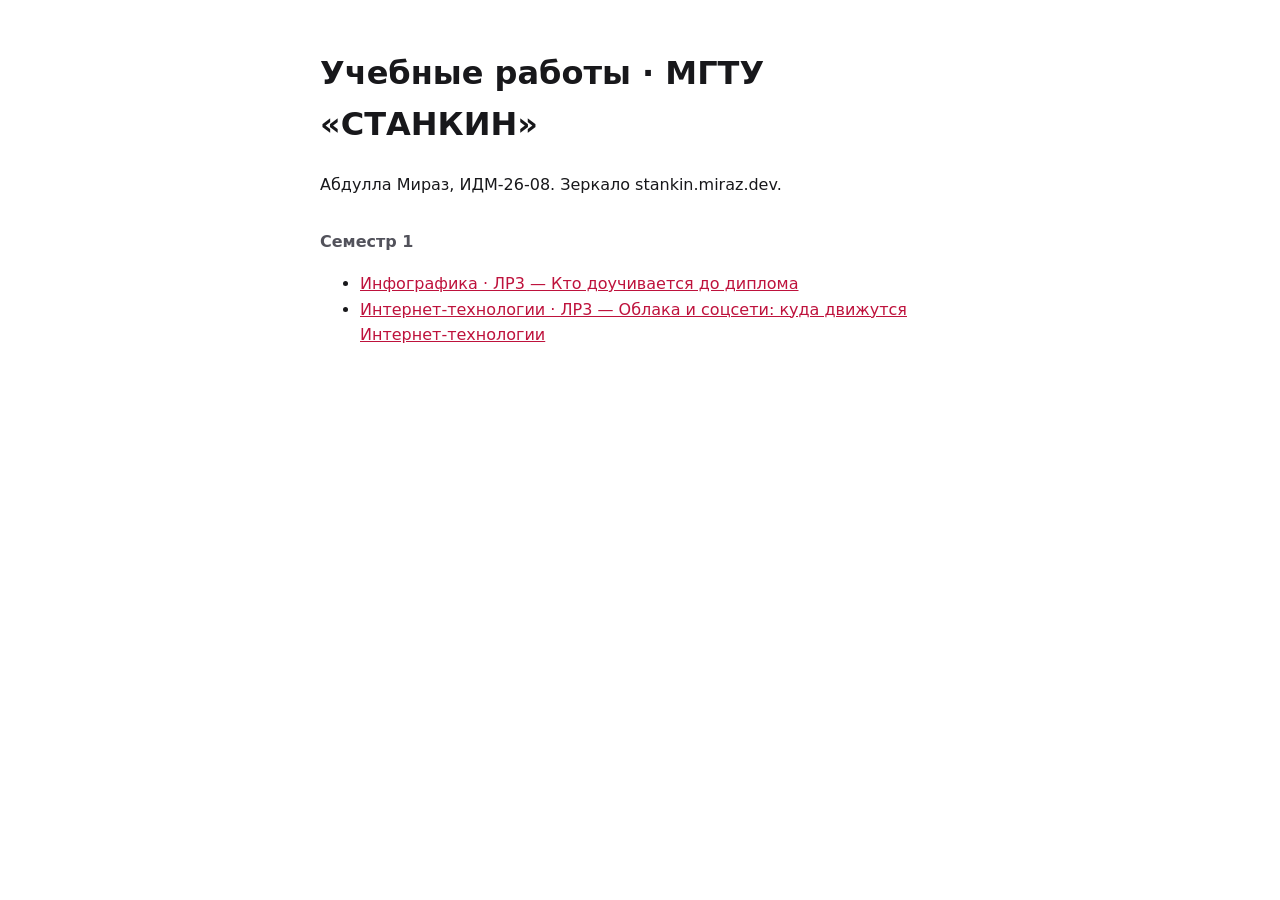
<file: index.html>
<!doctype html>
<html lang="ru"><head><meta charset="utf-8"><meta name="viewport" content="width=device-width,initial-scale=1">
<title>Станкин · учебные работы</title><meta name="robots" content="noindex">
<style>body{font:16px/1.6 system-ui,sans-serif;max-width:40rem;margin:3rem auto;padding:0 1rem;color:#18181b}a{color:#be123c}h2{font-size:1rem;margin-top:2rem;color:#52525b}</style></head>
<body><h1>Учебные работы · МГТУ «СТАНКИН»</h1><p>Абдулла Мираз, ИДМ-26-08. Зеркало stankin.miraz.dev.</p>
<h2>Семестр 1</h2><ul>
<li><a href="semester-1/infographics/lab3/">Инфографика · ЛР3 — Кто доучивается до диплома</a></li>
<li><a href="semester-1/internet-technology/lab3/">Интернет-технологии · ЛР3 — Облака и соцсети: куда движутся Интернет-технологии</a></li>
</ul></body></html>
</file>
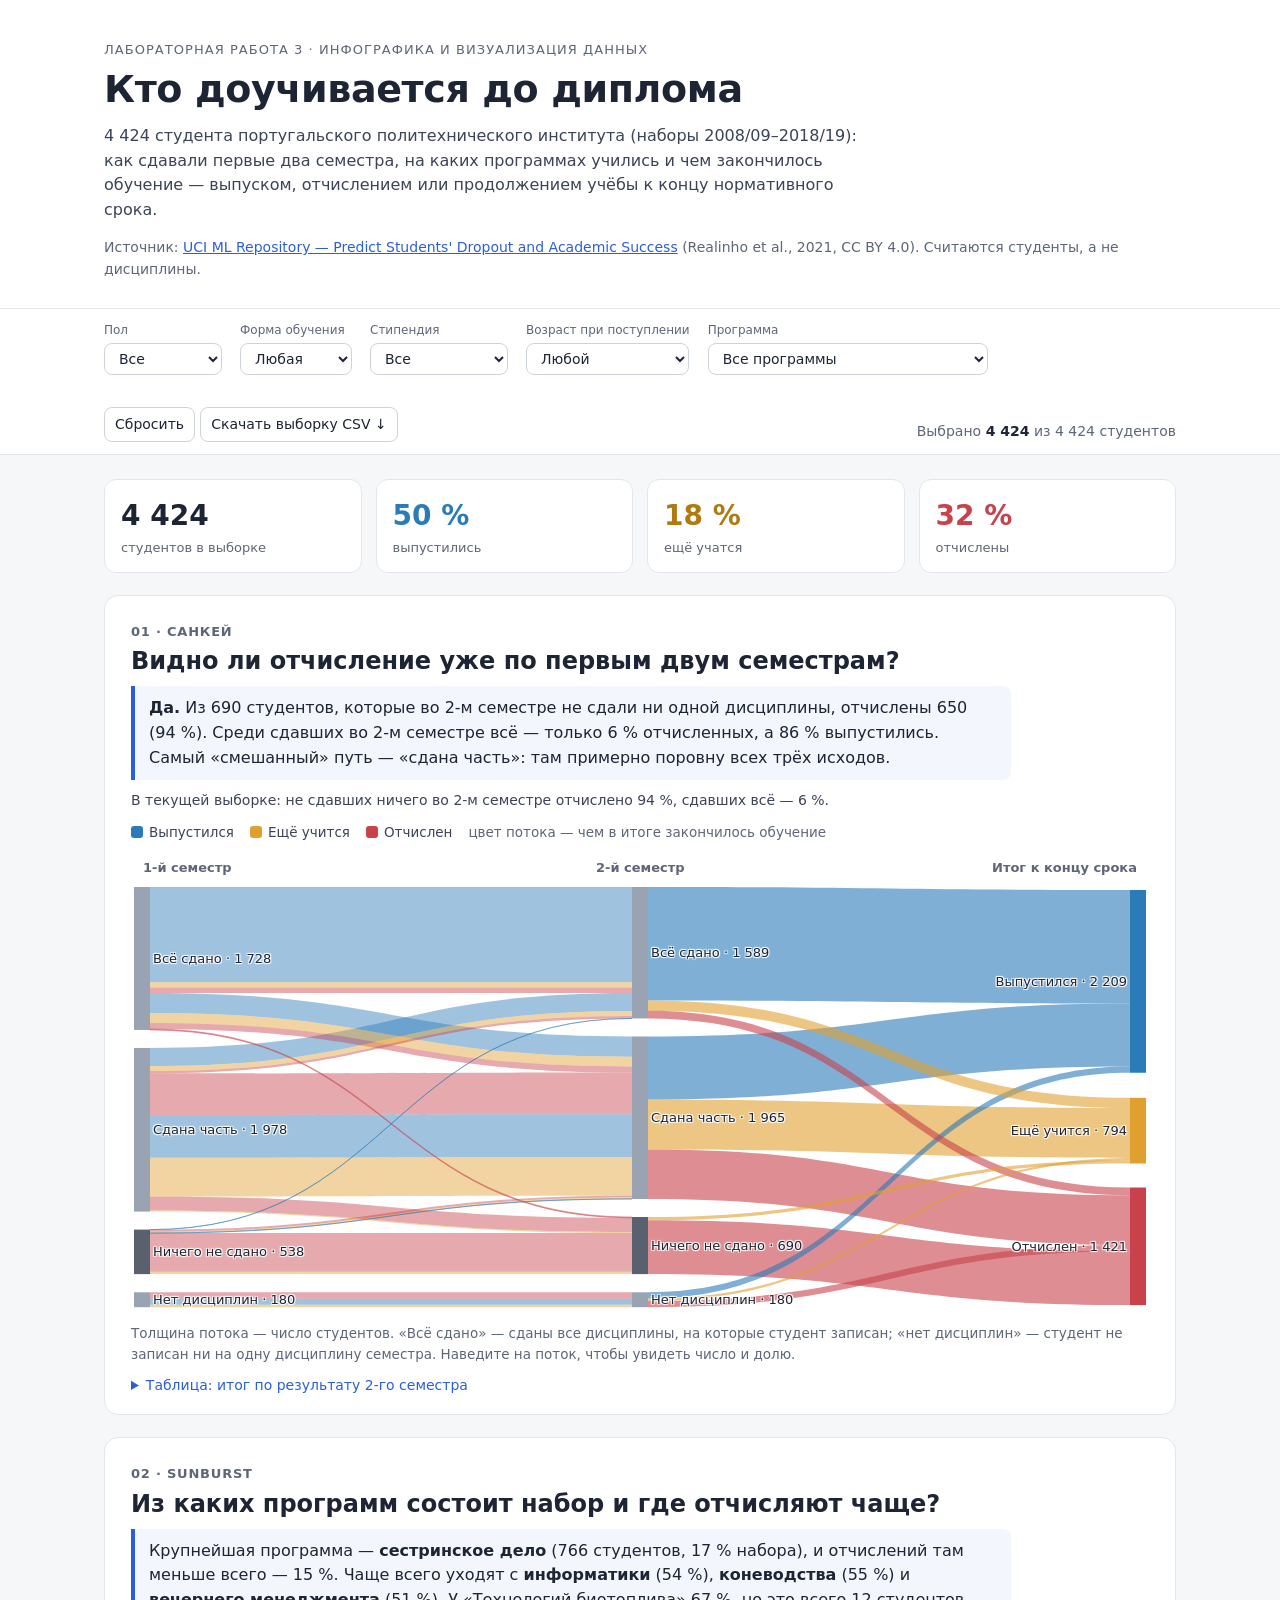
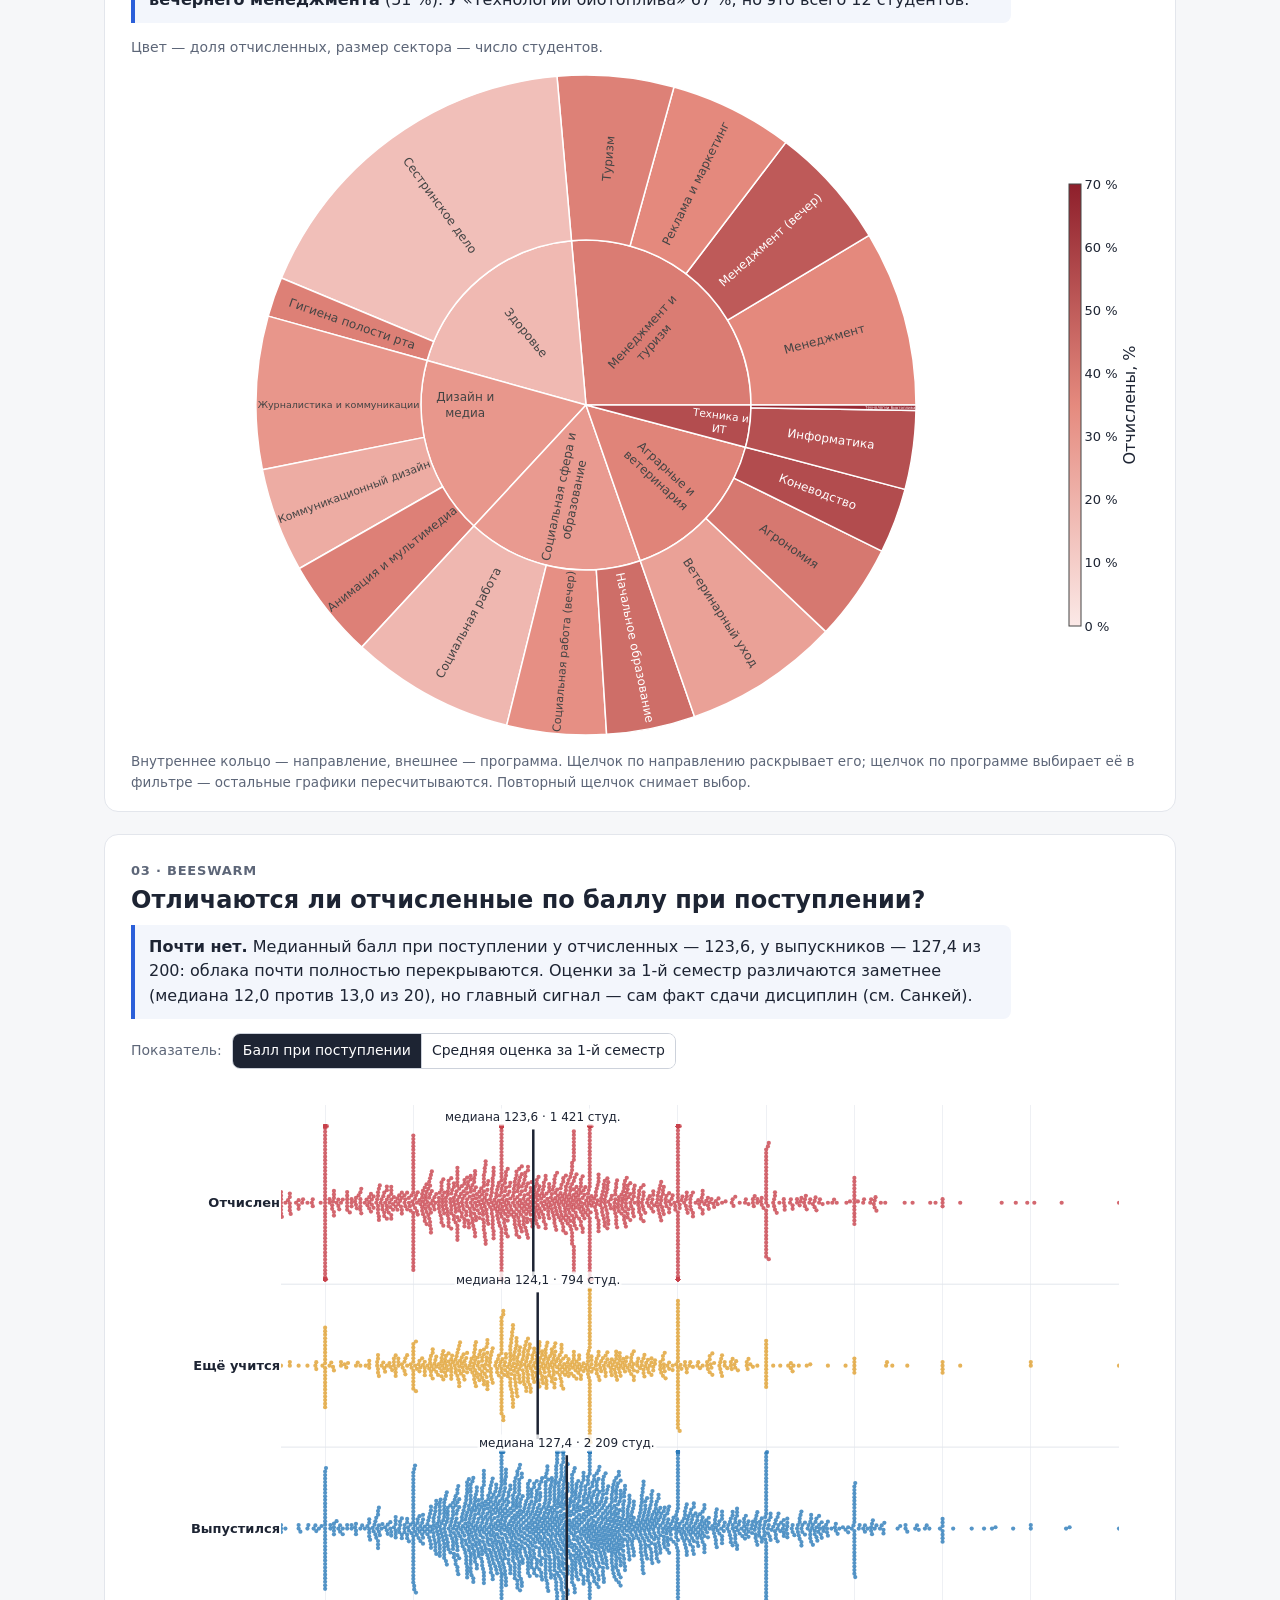
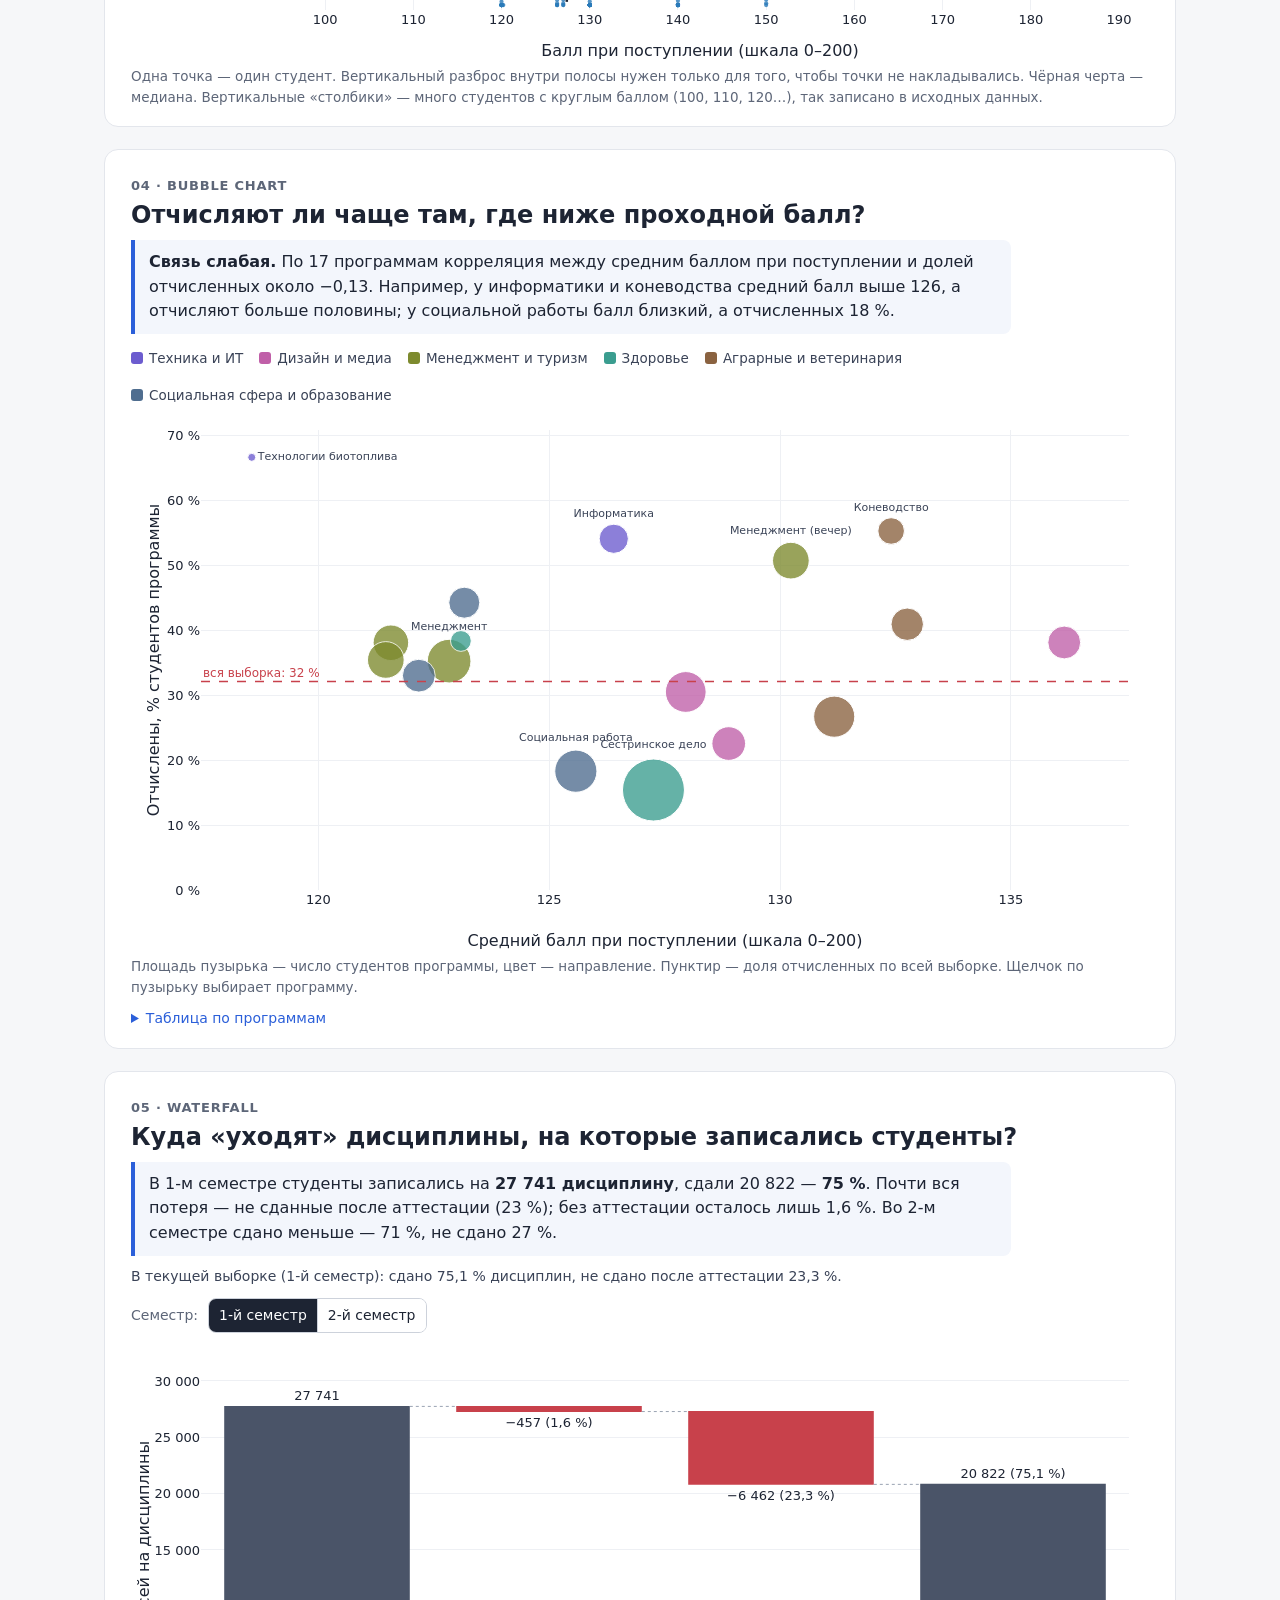
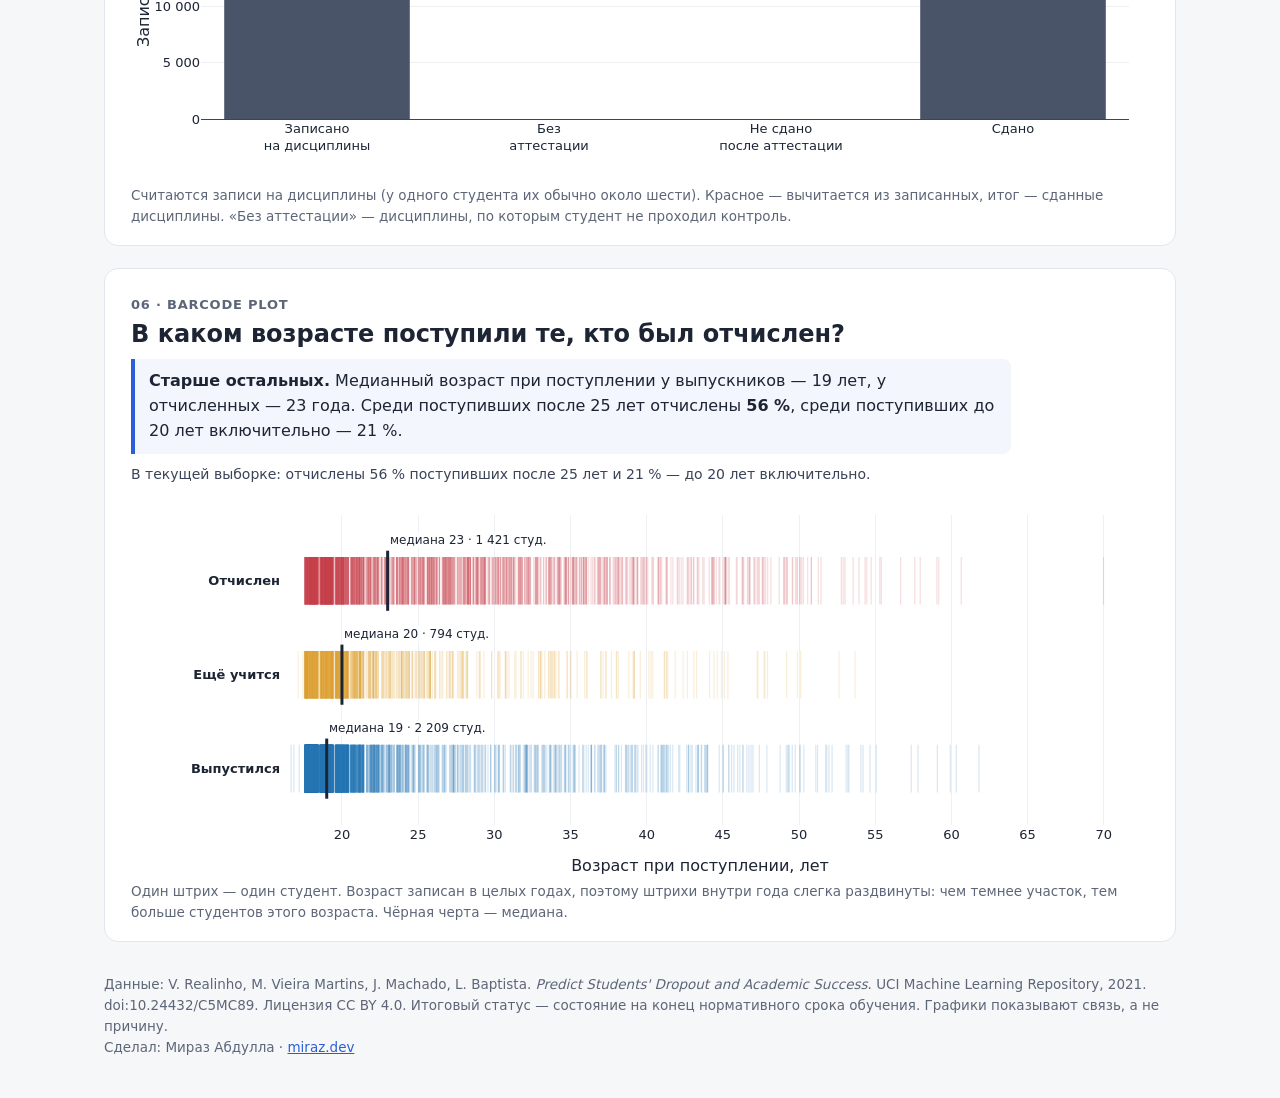
<file: s1/infographics/lab3/index.html>
<!doctype html><meta charset="utf-8"><title>Перенаправление…</title>
<meta http-equiv="refresh" content="0; url=../../../semester-1/infographics/lab3/">
<link rel="canonical" href="../../../semester-1/infographics/lab3/">
<a href="../../../semester-1/infographics/lab3/">Открыть страницу</a>
</file>
